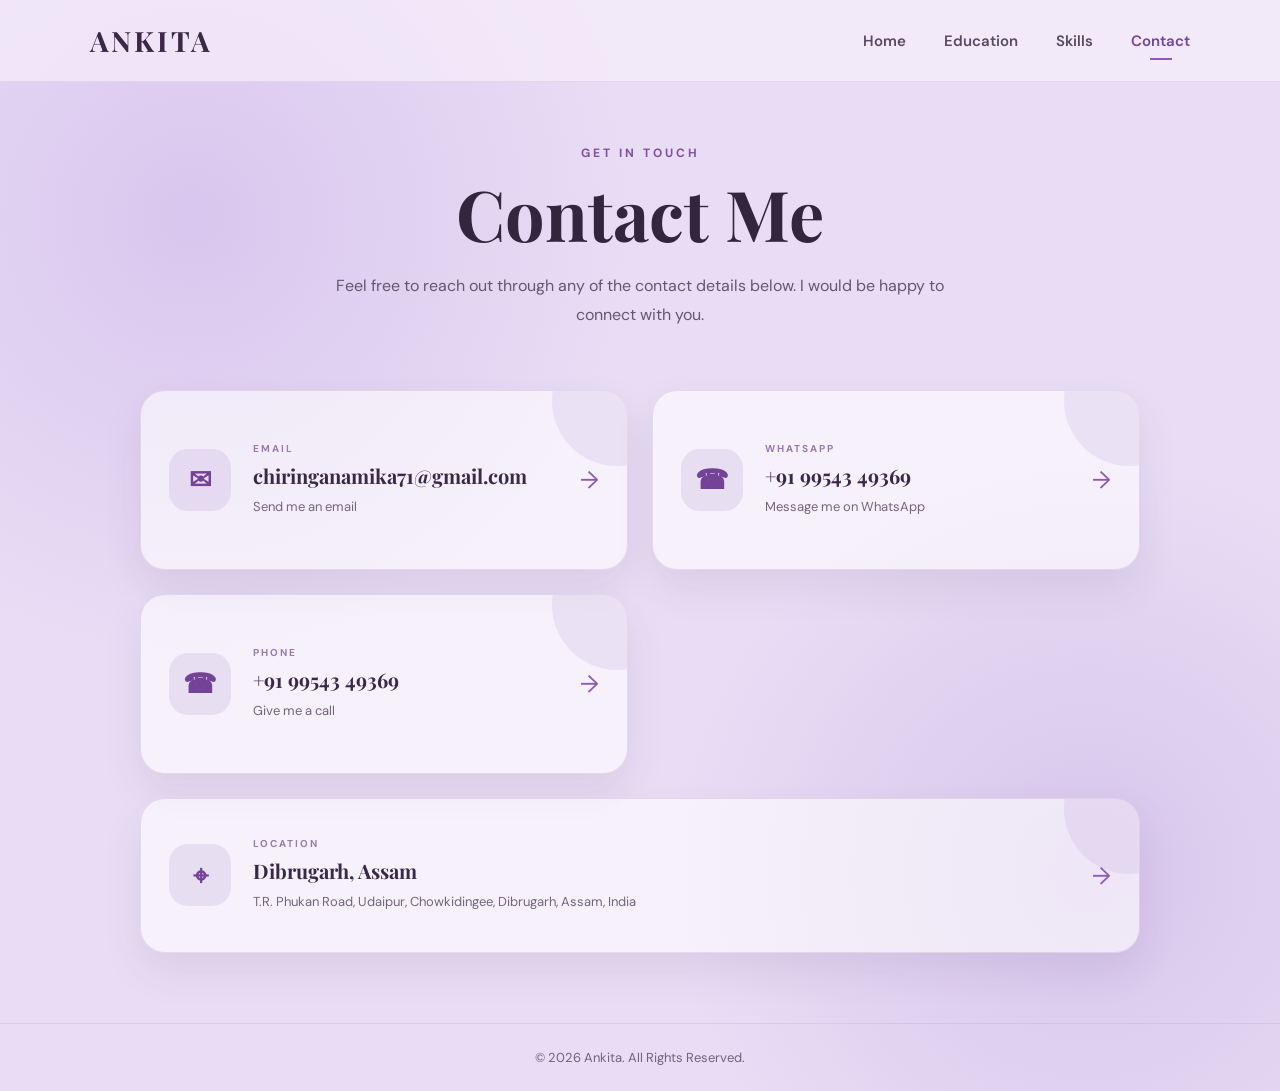
<file: portfolio/contact.html>
<!DOCTYPE html>
<html lang="en">

<head>
    <meta charset="UTF-8">
    <meta name="viewport" content="width=device-width, initial-scale=1.0">

    <title>Ankita | Contact</title>

    <link rel="stylesheet" href="../styles/contact.css">
</head>

<body>

    <!-- ================= NAVBAR ================= -->

    <header class="navbar">

        <div class="logo">
            ANKITA
        </div>

        <nav class="nav-links">

            <a href="home.html">
                Home
            </a>

            <a href="education.html">
                Education
            </a>

            <a href="skills.html">
                Skills
            </a>

            <a href="contact.html" class="active">
                Contact
            </a>

        </nav>

        <!-- Mobile Menu -->

        <div class="menu-btn" id="menuBtn">
            <span></span>
            <span></span>
            <span></span>
        </div>

    </header>


    <!-- ================= CONTACT SECTION ================= -->

    <main>

        <section class="contact-section">

            <!-- ================= HEADING ================= -->

            <div class="section-heading">

                <p class="small-title">
                    GET IN TOUCH
                </p>

                <h1>
                    Contact Me
                </h1>

                <p class="heading-description">
                    Feel free to reach out through any of the
                    contact details below. I would be happy to
                    connect with you.
                </p>

            </div>


            <!-- ================= CONTACT CARDS ================= -->

            <div class="contact-container">


                <!-- EMAIL -->

                <a
                    href="mailto:chiringanamika71@gmail.com"
                    class="contact-card"
                >

                    <div class="contact-icon">
                        ✉
                    </div>

                    <div class="contact-content">

                        <span>
                            EMAIL
                        </span>

                        <h2>
                            chiringanamika71@gmail.com
                        </h2>

                        <p>
                            Send me an email
                        </p>

                    </div>

                    <div class="arrow">
                        →
                    </div>

                </a>


                <!-- WHATSAPP -->

                <a
                    href="https://wa.me/919954349369"
                    target="_blank"
                    rel="noopener noreferrer"
                    class="contact-card"
                >

                    <div class="contact-icon">
                        ☎
                    </div>

                    <div class="contact-content">

                        <span>
                            WHATSAPP
                        </span>

                        <h2>
                            +91 99543 49369
                        </h2>

                        <p>
                            Message me on WhatsApp
                        </p>

                    </div>

                    <div class="arrow">
                        →
                    </div>

                </a>


                <!-- PHONE -->

                <a
                    href="tel:+919954349369"
                    class="contact-card"
                >

                    <div class="contact-icon">
                        ☎
                    </div>

                    <div class="contact-content">

                        <span>
                            PHONE
                        </span>

                        <h2>
                            +91 99543 49369
                        </h2>

                        <p>
                            Give me a call
                        </p>

                    </div>

                    <div class="arrow">
                        →
                    </div>

                </a>


                <!-- ADDRESS -->

                <a
                    href="https://www.google.com/maps/search/?api=1&query=T.R.+Phukan+Road%2C+Udaipur%2C+Chowkidingee%2C+Dibrugarh%2C+Assam%2C+India"
                    target="_blank"
                    rel="noopener noreferrer"
                    class="contact-card address-card"
                >

                    <div class="contact-icon">
                        ⌖
                    </div>

                    <div class="contact-content">

                        <span>
                            LOCATION
                        </span>

                        <h2>
                            Dibrugarh, Assam
                        </h2>

                        <p>
                            T.R. Phukan Road, Udaipur,
                            Chowkidingee, Dibrugarh,
                            Assam, India
                        </p>

                    </div>

                    <div class="arrow">
                        →
                    </div>

                </a>

            </div>

        </section>

    </main>


    <!-- ================= FOOTER ================= -->

    <footer class="footer">

        <p>
            © 2026 Ankita. All Rights Reserved.
        </p>

    </footer>


    <!-- ================= MOBILE NAVBAR ================= -->

    <script>

        const menuBtn =
            document.getElementById("menuBtn");

        const navLinks =
            document.querySelector(".nav-links");

        menuBtn.addEventListener("click", () => {

            navLinks.classList.toggle("show");

            menuBtn.classList.toggle("active");

        });

    </script>

</body>

</html>
</file>
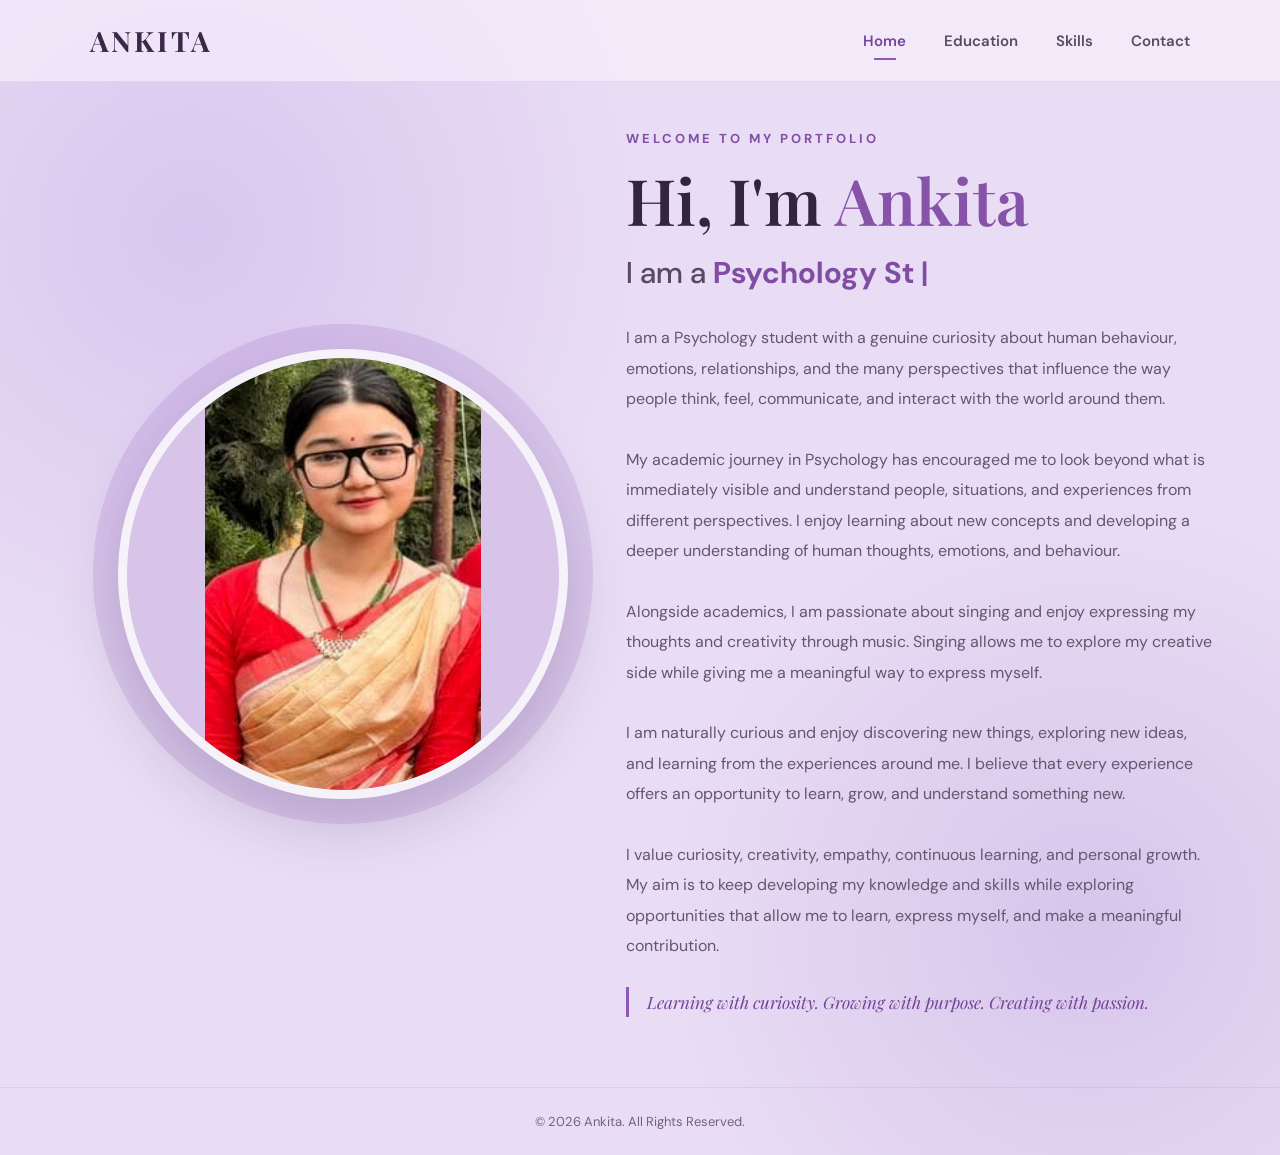
<file: portfolio/home.html>
<!DOCTYPE html>
<html lang="en">
<head>

    <meta charset="UTF-8">
    <meta name="viewport" content="width=device-width, initial-scale=1.0">

    <title>Ankita | Portfolio</title>

    <link rel="stylesheet" href="../styles/home.css">

</head>


<body>


    <!-- ================= NAVBAR ================= -->

    <header class="navbar">

        <div class="logo">
            ANKITA
        </div>


        <nav class="nav-links">

            <a href="home.html" class="active">
                Home
            </a>

            <a href="education.html">
                Education
            </a>

            <a href="skills.html">
                Skills
            </a>

            <a href="contact.html">
                Contact
            </a>

        </nav>


        <!-- ================= MOBILE MENU ================= -->

        <div class="menu-btn" id="menuBtn">

            <span></span>
            <span></span>
            <span></span>

        </div>

    </header>



    <!-- ================= HOME SECTION ================= -->

    <main>

        <section class="hero">


            <!-- ================= LEFT IMAGE ================= -->

            <div class="hero-image">

                <div class="image-frame">

                    <img
                        src="../images/WhatsApp Image 2026-07-16 at 20.18.09.jpeg"
                        alt="Ankita"
                    >

                </div>

            </div>



            <!-- ================= RIGHT CONTENT ================= -->

            <div class="hero-content">


                <p class="welcome">
                    WELCOME TO MY PORTFOLIO
                </p>


                <h1>
                    Hi, I'm
                    <span>Ankita</span>
                </h1>



                <!-- ================= TYPING EFFECT ================= -->

                <h2>

                    I am a
                    <span id="typing-text"></span>

                    <span class="cursor">
                        |
                    </span>

                </h2>



                <!-- ================= ABOUT / INTRODUCTION ================= -->

                <p class="intro-text">

    I am a Psychology student with a genuine curiosity about
    human behaviour, emotions, relationships, and the many
    perspectives that influence the way people think, feel,
    communicate, and interact with the world around them.

    <br><br>

    My academic journey in Psychology has encouraged me to
    look beyond what is immediately visible and understand
    people, situations, and experiences from different
    perspectives. I enjoy learning about new concepts and
    developing a deeper understanding of human thoughts,
    emotions, and behaviour.

    <br><br>

    Alongside academics, I am passionate about singing and
    enjoy expressing my thoughts and creativity through
    music. Singing allows me to explore my creative side
    while giving me a meaningful way to express myself.

    <br><br>

    I am naturally curious and enjoy discovering new things,
    exploring new ideas, and learning from the experiences
    around me. I believe that every experience offers an
    opportunity to learn, grow, and understand something new.

    <br><br>

    I value curiosity, creativity, empathy, continuous
    learning, and personal growth. My aim is to keep
    developing my knowledge and skills while exploring
    opportunities that allow me to learn, express myself,
    and make a meaningful contribution.

</p>



                <!-- ================= TAGLINE ================= -->

                <p class="tagline">

                    Learning with curiosity.
                    Growing with purpose.
                    Creating with passion.

                </p>


            </div>

        </section>

    </main>



    <!-- ================= FOOTER ================= -->

    <footer class="footer">

        <p>
            © 2026 Ankita. All Rights Reserved.
        </p>

    </footer>



    <!-- ================= TYPING EFFECT ================= -->

    <script>

        const words = [
            "Psychology Student",
            "Singer",
            "Curious Learner",
            "Explorer"
        ];


        const typingText =
            document.getElementById("typing-text");


        let wordIndex = 0;

        let charIndex = 0;

        let deleting = false;



        function typeEffect() {

            const currentWord =
                words[wordIndex];


            /* ================= TYPING ================= */

            if (!deleting) {

                typingText.textContent =
                    currentWord.substring(
                        0,
                        charIndex + 1
                    );

                charIndex++;


                /* Word completed */

                if (
                    charIndex ===
                    currentWord.length
                ) {

                    deleting = true;

                    setTimeout(
                        typeEffect,
                        1500
                    );

                    return;
                }

            }


            /* ================= DELETING ================= */

            else {

                typingText.textContent =
                    currentWord.substring(
                        0,
                        charIndex - 1
                    );

                charIndex--;


                /* Word deleted */

                if (charIndex === 0) {

                    deleting = false;

                    wordIndex =
                        (wordIndex + 1)
                        % words.length;

                }

            }


            setTimeout(
                typeEffect,
                deleting ? 60 : 100
            );

        }


        typeEffect();



        /* ================= MOBILE NAVBAR ================= */

        const menuBtn =
            document.getElementById("menuBtn");


        const navLinks =
            document.querySelector(".nav-links");


        menuBtn.addEventListener(
            "click",
            () => {

                navLinks.classList.toggle("show");

                menuBtn.classList.toggle("active");

            }
        );

    </script>


</body>

</html>
</file>
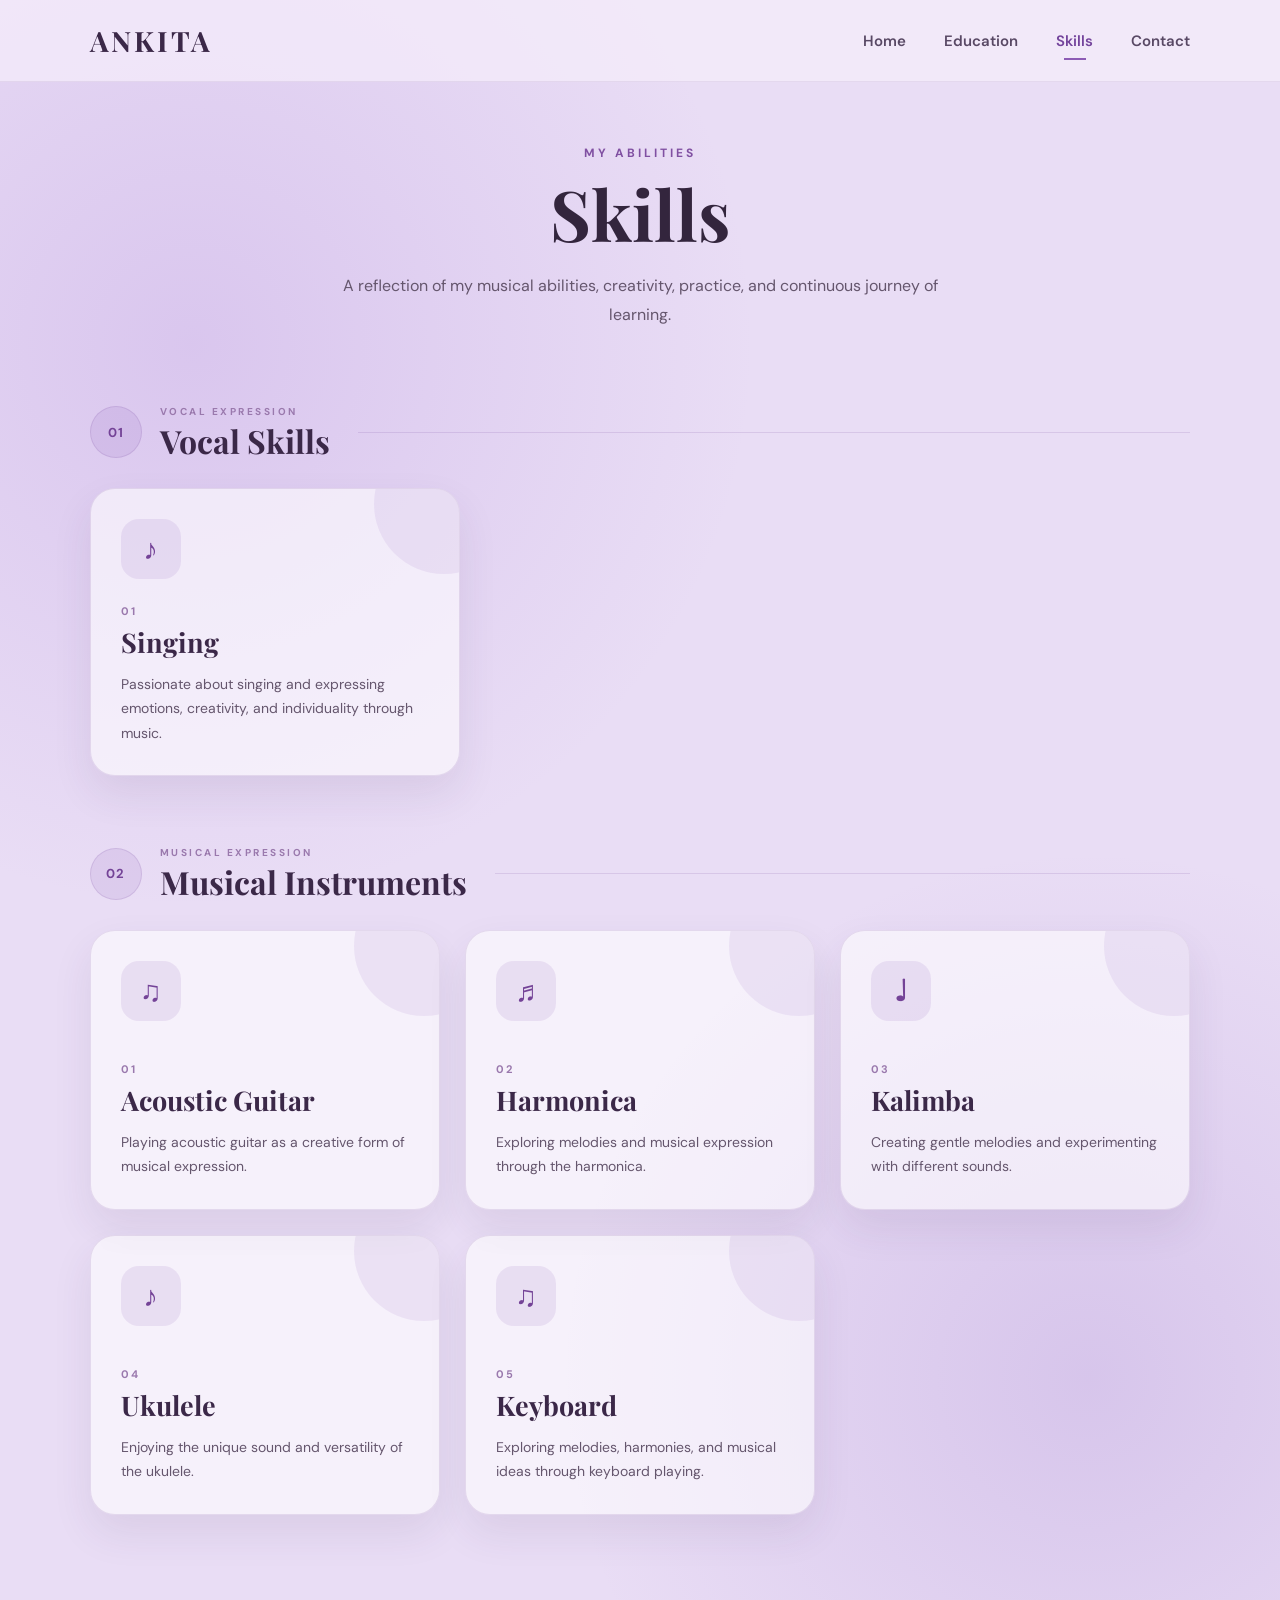
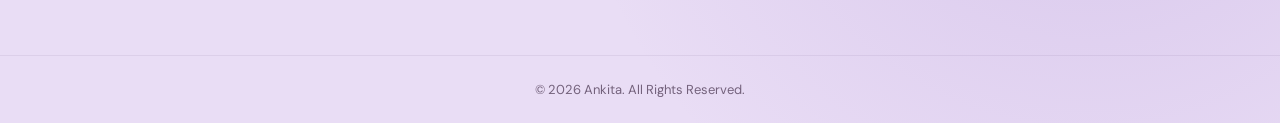
<file: portfolio/skills.html>
<!DOCTYPE html>
<html lang="en">

<head>
    <meta charset="UTF-8">
    <meta name="viewport" content="width=device-width, initial-scale=1.0">

    <title>Ankita | Skills</title>

    <link rel="stylesheet" href="../styles/skills.css">
</head>

<body>

    <!-- ================= NAVBAR ================= -->

    <header class="navbar">

        <div class="logo">
            ANKITA
        </div>

        <nav class="nav-links">

            <a href="home.html">
                Home
            </a>

            <a href="education.html">
                Education
            </a>

            <a href="skills.html" class="active">
                Skills
            </a>

            <a href="contact.html">
                Contact
            </a>

        </nav>

        <!-- Mobile Menu -->

        <div class="menu-btn" id="menuBtn">
            <span></span>
            <span></span>
            <span></span>
        </div>

    </header>


    <!-- ================= SKILLS SECTION ================= -->

    <main>

        <section class="skills-section">

            <!-- ================= HEADING ================= -->

            <div class="section-heading">

                <p class="small-title">
                    MY ABILITIES
                </p>

                <h1>
                    Skills
                </h1>

                <p class="heading-description">
                    A reflection of my musical abilities, creativity,
                    practice, and continuous journey of learning.
                </p>

            </div>


            <!-- ================= VOCAL SKILLS ================= -->

            <div class="skill-category">

                <div class="category-heading">

                    <span class="category-number">
                        01
                    </span>

                    <div>
                        <p class="category-label">
                            VOCAL EXPRESSION
                        </p>

                        <h2>
                            Vocal Skills
                        </h2>
                    </div>

                </div>


                <div class="skills-container single-skill">

                    <!-- Singing -->

                    <div class="skill-card">

                        <div class="skill-icon">
                            ♪
                        </div>

                        <div class="skill-content">

                            <span class="skill-number">
                                01
                            </span>

                            <h3>
                                Singing
                            </h3>

                            <p>
                                Passionate about singing and expressing
                                emotions, creativity, and individuality
                                through music.
                            </p>

                        </div>

                    </div>

                </div>

            </div>


            <!-- ================= INSTRUMENT SKILLS ================= -->

            <div class="skill-category">

                <div class="category-heading">

                    <span class="category-number">
                        02
                    </span>

                    <div>
                        <p class="category-label">
                            MUSICAL EXPRESSION
                        </p>

                        <h2>
                            Musical Instruments
                        </h2>
                    </div>

                </div>


                <div class="skills-container">

                    <!-- Acoustic Guitar -->

                    <div class="skill-card">

                        <div class="skill-icon">
                            ♫
                        </div>

                        <div class="skill-content">

                            <span class="skill-number">
                                01
                            </span>

                            <h3>
                                Acoustic Guitar
                            </h3>

                            <p>
                                Playing acoustic guitar as a creative
                                form of musical expression.
                            </p>

                        </div>

                    </div>


                    <!-- Harmonica -->

                    <div class="skill-card">

                        <div class="skill-icon">
                            ♬
                        </div>

                        <div class="skill-content">

                            <span class="skill-number">
                                02
                            </span>

                            <h3>
                                Harmonica
                            </h3>

                            <p>
                                Exploring melodies and musical
                                expression through the harmonica.
                            </p>

                        </div>

                    </div>


                    <!-- Kalimba -->

                    <div class="skill-card">

                        <div class="skill-icon">
                            ♩
                        </div>

                        <div class="skill-content">

                            <span class="skill-number">
                                03
                            </span>

                            <h3>
                                Kalimba
                            </h3>

                            <p>
                                Creating gentle melodies and
                                experimenting with different sounds.
                            </p>

                        </div>

                    </div>


                    <!-- Ukulele -->

                    <div class="skill-card">

                        <div class="skill-icon">
                            ♪
                        </div>

                        <div class="skill-content">

                            <span class="skill-number">
                                04
                            </span>

                            <h3>
                                Ukulele
                            </h3>

                            <p>
                                Enjoying the unique sound and
                                versatility of the ukulele.
                            </p>

                        </div>

                    </div>


                    <!-- Keyboard -->

                    <div class="skill-card">

                        <div class="skill-icon">
                            ♫
                        </div>

                        <div class="skill-content">

                            <span class="skill-number">
                                05
                            </span>

                            <h3>
                                Keyboard
                            </h3>

                            <p>
                                Exploring melodies, harmonies, and
                                musical ideas through keyboard playing.
                            </p>

                        </div>

                    </div>

                </div>

            </div>

        </section>

    </main>


    <!-- ================= FOOTER ================= -->

    <footer class="footer">

        <p>
            © 2026 Ankita. All Rights Reserved.
        </p>

    </footer>


    <!-- ================= MOBILE NAVBAR ================= -->

    <script>

        const menuBtn =
            document.getElementById("menuBtn");

        const navLinks =
            document.querySelector(".nav-links");

        menuBtn.addEventListener("click", () => {

            navLinks.classList.toggle("show");

            menuBtn.classList.toggle("active");

        });

    </script>

</body>

</html>
</file>
<file: styles/contact.css>
/* =========================================================
   ANKITA PORTFOLIO - CONTACT PAGE
========================================================= */

@import url('https://fonts.googleapis.com/css2?family=DM+Sans:wght@400;500;600;700&family=Playfair+Display:wght@500;600;700&display=swap');


/* =========================
   GLOBAL
========================= */

* {
    margin: 0;
    padding: 0;
    box-sizing: border-box;
}

html {
    scroll-behavior: smooth;
}

body {
    min-height: 100vh;

    font-family: 'DM Sans', sans-serif;

    background:
        radial-gradient(
            circle at 15% 20%,
            rgba(177, 139, 220, 0.28),
            transparent 32%
        ),
        radial-gradient(
            circle at 85% 80%,
            rgba(150, 112, 200, 0.22),
            transparent 30%
        ),
        #e9ddf5;

    color: #30243a;

    overflow-x: hidden;

    /* PAGE FADE-IN */
    animation: pageFadeIn 0.9s ease-out both;
}


/* =========================
   NAVBAR
========================= */

.navbar {
    width: 100%;
    height: 82px;

    display: flex;
    align-items: center;
    justify-content: space-between;

    padding: 0 7%;

    position: fixed;

    top: 0;
    left: 0;

    z-index: 1000;

    background: rgba(245, 237, 251, 0.72);

    backdrop-filter: blur(14px);
    -webkit-backdrop-filter: blur(14px);

    border-bottom:
        1px solid rgba(100, 65, 125, 0.10);
}


/* =========================
   LOGO
========================= */

.logo {
    font-family: 'Playfair Display', serif;

    font-size: 28px;

    font-weight: 700;

    letter-spacing: 3px;

    color: #3b2848;
}


/* =========================
   NAV LINKS
========================= */

.nav-links {
    display: flex;

    align-items: center;

    gap: 38px;
}

.nav-links a {
    position: relative;

    text-decoration: none;

    color: #594965;

    font-size: 15px;

    font-weight: 600;

    transition:
        color 0.3s ease,
        transform 0.3s ease;
}

.nav-links a::after {
    content: "";

    position: absolute;

    left: 50%;
    bottom: -9px;

    width: 0;
    height: 2px;

    background: #8d5bb5;

    transform: translateX(-50%);

    transition: width 0.3s ease;
}

.nav-links a:hover {
    color: #74449c;

    transform: translateY(-2px);
}

.nav-links a:hover::after,
.nav-links a.active::after {
    width: 22px;
}

.nav-links a.active {
    color: #74449c;
}


/* =========================
   MOBILE MENU
========================= */

.menu-btn {
    display: none;

    width: 32px;

    cursor: pointer;
}

.menu-btn span {
    display: block;

    width: 100%;
    height: 3px;

    margin: 5px 0;

    border-radius: 10px;

    background: #4b315a;

    transition: 0.3s ease;
}


/* =========================
   CONTACT SECTION
========================= */

.contact-section {
    min-height: 100vh;

    padding:
        145px 7%
        70px;
}


/* =========================
   SECTION HEADING
========================= */

.section-heading {
    max-width: 750px;

    margin:
        0 auto
        60px;

    text-align: center;

    animation:
        headingFade 0.9s ease-out 0.15s both;
}

.small-title {
    margin-bottom: 14px;

    font-size: 12px;

    font-weight: 700;

    letter-spacing: 3px;

    color: #8050a2;
}

.section-heading h1 {
    font-family:
        'Playfair Display',
        serif;

    font-size:
        clamp(48px, 6vw, 70px);

    line-height: 1.1;

    color: #33253d;
}

.heading-description {
    max-width: 650px;

    margin: 20px auto 0;

    font-size: 16px;

    line-height: 1.8;

    color: #65566d;
}


/* =========================
   CONTACT CONTAINER
========================= */

.contact-container {
    max-width: 1000px;

    margin: auto;

    display: grid;

    grid-template-columns:
        repeat(2, 1fr);

    gap: 24px;
}


/* =========================
   CONTACT CARD
========================= */

.contact-card {
    min-height: 180px;

    position: relative;

    display: flex;

    align-items: center;

    gap: 22px;

    padding: 28px;

    overflow: hidden;

    text-decoration: none;

    border-radius: 25px;

    background:
        rgba(255, 255, 255, 0.58);

    border:
        1px solid
        rgba(116, 67, 151, 0.14);

    box-shadow:
        0 18px 40px
        rgba(67, 39, 85, 0.09);

    backdrop-filter: blur(10px);

    transition:
        transform 0.4s ease,
        box-shadow 0.4s ease,
        border-color 0.4s ease;

    /* CARD FADE-IN */
    animation:
        cardFadeIn 0.8s ease-out both;
}


/* Staggered animation */

.contact-card:nth-child(1) {
    animation-delay: 0.25s;
}

.contact-card:nth-child(2) {
    animation-delay: 0.4s;
}

.contact-card:nth-child(3) {
    animation-delay: 0.55s;
}


/* Decorative circle */

.contact-card::before {
    content: "";

    position: absolute;

    width: 130px;
    height: 130px;

    right: -55px;
    top: -55px;

    border-radius: 50%;

    background:
        rgba(141, 91, 181, 0.10);

    transition:
        transform 0.5s ease;
}


/* Hover */

.contact-card:hover {
    transform: translateY(-7px);

    box-shadow:
        0 28px 55px
        rgba(67, 39, 85, 0.17);

    border-color:
        rgba(116, 67, 151, 0.25);
}

.contact-card:hover::before {
    transform: scale(1.4);
}


/* =========================
   CONTACT ICON
========================= */

.contact-icon {
    flex-shrink: 0;

    width: 62px;
    height: 62px;

    display: flex;

    align-items: center;
    justify-content: center;

    border-radius: 19px;

    background:
        rgba(141, 91, 181, 0.13);

    color: #744397;

    font-size: 27px;

    font-weight: 600;

    transition:
        transform 0.4s ease,
        background 0.4s ease;
}

.contact-card:hover .contact-icon {
    transform:
        scale(1.08)
        rotate(-4deg);

    background:
        rgba(141, 91, 181, 0.20);
}


/* =========================
   CONTACT CONTENT
========================= */

.contact-content {
    position: relative;

    z-index: 1;

    min-width: 0;
}

.contact-content span {
    display: block;

    margin-bottom: 7px;

    font-size: 10px;

    font-weight: 700;

    letter-spacing: 2px;

    color: #9a79ad;
}

.contact-content h2 {
    font-family:
        'Playfair Display',
        serif;

    font-size: 20px;

    line-height: 1.35;

    word-break: break-word;

    color: #3b2848;
}

.contact-content p {
    margin-top: 8px;

    font-size: 13px;

    line-height: 1.6;

    color: #75657c;
}


/* =========================
   ARROW
========================= */

.arrow {
    margin-left: auto;

    flex-shrink: 0;

    font-size: 24px;

    color: #8d5bb5;

    transition:
        transform 0.3s ease;
}

.contact-card:hover .arrow {
    transform:
        translateX(5px);
}


/* =========================
   ADDRESS CARD
========================= */

.address-card {
    grid-column:
        1 / -1;

    min-height: 155px;
}


/* =========================
   FOOTER
========================= */

.footer {
    padding: 25px;

    text-align: center;

    font-size: 13px;

    color: #74627c;

    border-top:
        1px solid
        rgba(85, 53, 105, 0.08);
}


/* =========================================================
   ANIMATIONS
========================================================= */

@keyframes pageFadeIn {

    from {
        opacity: 0;
    }

    to {
        opacity: 1;
    }
}


@keyframes headingFade {

    from {
        opacity: 0;

        transform:
            translateY(25px);
    }

    to {
        opacity: 1;

        transform:
            translateY(0);
    }
}


@keyframes cardFadeIn {

    from {
        opacity: 0;

        transform:
            translateY(30px);
    }

    to {
        opacity: 1;

        transform:
            translateY(0);
    }
}


/* =========================
   TABLET
========================= */

@media (max-width: 1000px) {

    .navbar {
        padding: 0 5%;
    }

    .nav-links {
        gap: 22px;
    }

    .contact-section {
        padding-left: 5%;
        padding-right: 5%;
    }

    .contact-container {
        gap: 20px;
    }
}


/* =========================
   MOBILE
========================= */

@media (max-width: 768px) {

    .navbar {
        height: 72px;

        padding: 0 6%;
    }

    .logo {
        font-size: 24px;
    }


    /* Mobile menu */

    .menu-btn {
        display: block;
    }

    .nav-links {
        position: absolute;

        top: 72px;

        left: 5%;
        right: 5%;

        display: none;

        flex-direction: column;

        gap: 22px;

        padding: 25px;

        border-radius: 20px;

        background:
            rgba(249, 243, 252, 0.96);

        backdrop-filter: blur(15px);

        box-shadow:
            0 20px 40px
            rgba(61, 35, 77, 0.12);
    }

    .nav-links.show {
        display: flex;
    }


    /* Contact */

    .contact-section {
        padding:
            115px 6%
            50px;
    }

    .section-heading {
        margin-bottom: 40px;
    }

    .section-heading h1 {
        font-size: 48px;
    }

    .heading-description {
        font-size: 15px;
    }


    /* Cards */

    .contact-container {
        grid-template-columns: 1fr;

        gap: 18px;
    }

    .address-card {
        grid-column: auto;
    }

    .contact-card {
        min-height: 155px;

        padding: 23px;
    }

    .contact-icon {
        width: 55px;
        height: 55px;

        font-size: 24px;
    }

    .contact-content h2 {
        font-size: 18px;
    }
}


/* =========================
   SMALL MOBILE
========================= */

@media (max-width: 450px) {

    .contact-section {
        padding-left: 5%;
        padding-right: 5%;
    }

    .section-heading h1 {
        font-size: 40px;
    }

    .heading-description {
        font-size: 14px;

        line-height: 1.7;
    }

    .contact-card {
        padding: 20px;

        gap: 15px;
    }

    .contact-icon {
        width: 50px;
        height: 50px;

        border-radius: 16px;

        font-size: 22px;
    }

    .contact-content h2 {
        font-size: 16px;
    }

    .contact-content p {
        font-size: 12px;
    }

    .arrow {
        font-size: 20px;
    }
}
</file>
<file: styles/home.css>
/* =========================================================
   ANKITA PORTFOLIO - HOME PAGE
   ========================================================= */

@import url('https://fonts.googleapis.com/css2?family=DM+Sans:wght@400;500;600;700&family=Playfair+Display:wght@500;600;700&display=swap');


/* =========================
   GLOBAL
   ========================= */

* {
    margin: 0;
    padding: 0;
    box-sizing: border-box;
}

html {
    scroll-behavior: smooth;
}

body {
    min-height: 100vh;

    font-family: 'DM Sans', sans-serif;

    background:
        radial-gradient(
            circle at 15% 20%,
            rgba(177, 139, 220, 0.28),
            transparent 32%
        ),
        radial-gradient(
            circle at 85% 80%,
            rgba(150, 112, 200, 0.22),
            transparent 30%
        ),
        #e9ddf5;

    color: #30243a;

    overflow-x: hidden;

    /* Page opening animation */
    animation: pageFadeIn 0.9s ease-out both;
}


/* =========================
   PAGE FADE-IN
   ========================= */

@keyframes pageFadeIn {

    from {
        opacity: 0;
        transform: translateY(12px);
    }

    to {
        opacity: 1;
        transform: translateY(0);
    }

}


/* =========================
   NAVBAR
   ========================= */

.navbar {
    width: 100%;
    height: 82px;

    display: flex;
    align-items: center;
    justify-content: space-between;

    padding: 0 7%;

    position: fixed;
    top: 0;
    left: 0;

    z-index: 1000;

    background: rgba(245, 237, 251, 0.72);

    backdrop-filter: blur(14px);
    -webkit-backdrop-filter: blur(14px);

    border-bottom:
        1px solid rgba(100, 65, 125, 0.10);
}


/* =========================
   LOGO
   ========================= */

.logo {
    font-family: 'Playfair Display', serif;

    font-size: 28px;
    font-weight: 700;

    letter-spacing: 3px;

    color: #3b2848;
}


/* =========================
   NAV LINKS
   ========================= */

.nav-links {
    display: flex;
    align-items: center;

    gap: 38px;
}

.nav-links a {
    position: relative;

    text-decoration: none;

    color: #594965;

    font-size: 15px;
    font-weight: 600;

    transition:
        color 0.3s ease,
        transform 0.3s ease;
}

.nav-links a::after {
    content: "";

    position: absolute;

    left: 50%;
    bottom: -9px;

    width: 0;
    height: 2px;

    background: #8d5bb5;

    transform: translateX(-50%);

    transition: width 0.3s ease;
}

.nav-links a:hover {
    color: #74449c;

    transform: translateY(-2px);
}

.nav-links a:hover::after,
.nav-links a.active::after {
    width: 22px;
}

.nav-links a.active {
    color: #74449c;
}


/* =========================
   MOBILE MENU
   ========================= */

.menu-btn {
    display: none;

    width: 32px;

    cursor: pointer;
}

.menu-btn span {
    display: block;

    width: 100%;
    height: 3px;

    margin: 5px 0;

    border-radius: 10px;

    background: #4b315a;

    transition: 0.3s ease;
}


/* =========================
   HERO
   ========================= */

.hero {
    min-height: 100vh;

    display: grid;

    grid-template-columns: 46% 54%;

    align-items: center;

    gap: 30px;

    padding: 130px 7% 70px;
}


/* =========================
   LEFT IMAGE
   ========================= */

.hero-image {
    display: flex;

    justify-content: center;
    align-items: center;

    position: relative;

    min-height: 500px;
}


/* Soft decorative circle */

.hero-image::before {
    content: "";

    position: absolute;

    width: 500px;
    height: 500px;

    border-radius: 50%;

    background: rgba(150, 103, 194, 0.18);

    z-index: 0;

    animation: floating 5s ease-in-out infinite;
}


/* =========================
   CIRCULAR PHOTO
   ========================= */

.image-frame {
    width: 450px;
    height: 450px;

    position: relative;

    z-index: 1;

    display: flex;

    align-items: center;
    justify-content: center;

    overflow: hidden;

    border-radius: 50%;

    background: #d8c4e8;

    border: 9px solid rgba(255, 255, 255, 0.78);

    box-shadow:
        0 25px 60px rgba(67, 39, 85, 0.22);

    transition:
        transform 0.5s ease,
        box-shadow 0.5s ease;
}

.image-frame:hover {
    transform: translateY(-8px);

    box-shadow:
        0 35px 75px rgba(67, 39, 85, 0.30);
}


/* =========================
   FULL PHOTO
   ========================= */

.image-frame img {
    width: 100%;
    height: 100%;

    display: block;

    object-fit: contain;

    object-position: center;

    border-radius: 50%;

    background: #d8c4e8;

    transition: transform 0.6s ease;
}

.image-frame:hover img {
    transform: scale(1.02);
}


/* =========================
   RIGHT CONTENT
   ========================= */

.hero-content {
    max-width: 650px;

    animation: contentReveal 1s ease forwards;
}


/* =========================
   WELCOME
   ========================= */

.welcome {
    margin-bottom: 18px;

    font-size: 13px;

    font-weight: 700;

    letter-spacing: 3px;

    color: #8050a2;
}


/* =========================
   MAIN HEADING
   ========================= */

.hero-content h1 {
    font-family: 'Playfair Display', serif;

    font-size: clamp(48px, 5vw, 76px);

    line-height: 1.1;

    font-weight: 600;

    color: #33253d;
}

.hero-content h1 span {
    color: #8753a8;
}


/* =========================
   TYPING HEADING
   ========================= */

.hero-content h2 {
    margin-top: 18px;

    min-height: 45px;

    font-size: clamp(22px, 2.5vw, 30px);

    font-weight: 500;

    color: #594764;
}

#typing-text {
    color: #814da3;

    font-weight: 700;
}


/* =========================
   CURSOR
   ========================= */

.cursor {
    color: #814da3;

    font-weight: 600;

    animation: blink 0.8s infinite;
}


/* =========================
   INTRODUCTION
   ========================= */

.intro-text {
    max-width: 590px;

    margin-top: 25px;

    font-size: 16px;

    line-height: 1.9;

    color: #65566d;
}


/* =========================
   TAGLINE
   ========================= */

.tagline {
    max-width: 590px;

    margin-top: 25px;

    padding-left: 18px;

    border-left: 3px solid #8d5bb5;

    font-family: 'Playfair Display', serif;

    font-size: 17px;

    font-style: italic;

    line-height: 1.8;

    color: #744397;
}


/* =========================
   FOOTER
   ========================= */

.footer {
    padding: 25px;

    text-align: center;

    font-size: 13px;

    color: #74627c;

    border-top:
        1px solid rgba(85, 53, 105, 0.08);
}


/* =========================
   ANIMATIONS
   ========================= */

@keyframes blink {

    0%,
    45% {
        opacity: 1;
    }

    50%,
    100% {
        opacity: 0;
    }
}

@keyframes floating {

    0%,
    100% {
        transform: translateY(0);
    }

    50% {
        transform: translateY(-15px);
    }
}

@keyframes contentReveal {

    from {
        opacity: 0;

        transform: translateX(35px);
    }

    to {
        opacity: 1;

        transform: translateX(0);
    }
}


/* =========================
   TABLET
   ========================= */

@media (max-width: 1100px) {

    .navbar {
        padding: 0 5%;
    }

    .nav-links {
        gap: 22px;
    }

    .hero {
        grid-template-columns: 45% 55%;

        padding-left: 5%;
        padding-right: 5%;
    }

    .image-frame {
        width: 380px;
        height: 380px;
    }

    .hero-image::before {
        width: 420px;
        height: 420px;
    }

    .hero-content h1 {
        font-size: 55px;
    }
}


/* =========================
   MOBILE
   ========================= */

@media (max-width: 768px) {

    .navbar {
        height: 72px;

        padding: 0 6%;
    }

    .logo {
        font-size: 24px;
    }


    /* Mobile menu */

    .menu-btn {
        display: block;
    }

    .nav-links {
        position: absolute;

        top: 72px;

        left: 5%;
        right: 5%;

        display: none;

        flex-direction: column;

        gap: 22px;

        padding: 25px;

        border-radius: 20px;

        background: rgba(249, 243, 252, 0.96);

        backdrop-filter: blur(15px);

        box-shadow:
            0 20px 40px rgba(61, 35, 77, 0.12);
    }

    .nav-links.show {
        display: flex;
    }

    .nav-links a {
        font-size: 15px;
    }


    /* Hero */

    .hero {
        min-height: auto;

        grid-template-columns: 1fr;

        text-align: center;

        gap: 55px;

        padding:
            120px 6%
            55px;
    }


    /* Image */

    .hero-image {
        order: 1;

        min-height: 370px;
    }

    .hero-content {
        order: 2;

        max-width: 100%;
    }


    /* Circular photo */

    .image-frame {
        width: 330px;
        height: 330px;

        border-width: 7px;
    }

    .hero-image::before {
        width: 370px;
        height: 370px;
    }


    /* Content */

    .welcome {
        font-size: 11px;

        letter-spacing: 2px;
    }

    .hero-content h1 {
        font-size: 48px;
    }

    .hero-content h2 {
        font-size: 23px;
    }

    .intro-text {
        font-size: 15px;

        line-height: 1.8;
    }

    .tagline {
        margin-left: auto;
        margin-right: auto;

        font-size: 16px;

        text-align: left;
    }
}


/* =========================
   SMALL MOBILE
   ========================= */

@media (max-width: 450px) {

    .hero {
        padding-left: 5%;
        padding-right: 5%;
    }


    /* Smaller circular photo */

    .image-frame {
        width: 285px;
        height: 285px;

        border-width: 6px;
    }

    .hero-image {
        min-height: 320px;
    }

    .hero-image::before {
        width: 315px;
        height: 315px;
    }


    /* Content */

    .hero-content h1 {
        font-size: 40px;
    }

    .hero-content h2 {
        font-size: 20px;
    }

    .intro-text {
        font-size: 14px;

        line-height: 1.8;
    }

    .tagline {
        font-size: 15px;
    }
}
</file>
<file: styles/skills.css>
/* =========================================================
   ANKITA PORTFOLIO - SKILLS PAGE
   ========================================================= */

@import url('https://fonts.googleapis.com/css2?family=DM+Sans:wght@400;500;600;700&family=Playfair+Display:wght@500;600;700&display=swap');


/* =========================
   GLOBAL
   ========================= */

* {
    margin: 0;
    padding: 0;
    box-sizing: border-box;
}

html {
    scroll-behavior: smooth;
}

body {
    min-height: 100vh;

    font-family: 'DM Sans', sans-serif;

    background:
        radial-gradient(
            circle at 15% 20%,
            rgba(177, 139, 220, 0.28),
            transparent 32%
        ),
        radial-gradient(
            circle at 85% 80%,
            rgba(150, 112, 200, 0.22),
            transparent 30%
        ),
        #e9ddf5;

    color: #30243a;

    overflow-x: hidden;

    /* PAGE FADE IN */
    opacity: 0;
    animation: pageFadeIn 0.9s ease forwards;
}


/* =========================
   NAVBAR
   ========================= */

.navbar {
    width: 100%;
    height: 82px;

    display: flex;
    align-items: center;
    justify-content: space-between;

    padding: 0 7%;

    position: fixed;

    top: 0;
    left: 0;

    z-index: 1000;

    background: rgba(245, 237, 251, 0.72);

    backdrop-filter: blur(14px);
    -webkit-backdrop-filter: blur(14px);

    border-bottom:
        1px solid rgba(100, 65, 125, 0.10);
}


/* =========================
   LOGO
   ========================= */

.logo {
    font-family: 'Playfair Display', serif;

    font-size: 28px;

    font-weight: 700;

    letter-spacing: 3px;

    color: #3b2848;
}


/* =========================
   NAV LINKS
   ========================= */

.nav-links {
    display: flex;

    align-items: center;

    gap: 38px;
}

.nav-links a {
    position: relative;

    text-decoration: none;

    color: #594965;

    font-size: 15px;

    font-weight: 600;

    transition:
        color 0.3s ease,
        transform 0.3s ease;
}

.nav-links a::after {
    content: "";

    position: absolute;

    left: 50%;

    bottom: -9px;

    width: 0;

    height: 2px;

    background: #8d5bb5;

    transform: translateX(-50%);

    transition: width 0.3s ease;
}

.nav-links a:hover {
    color: #74449c;

    transform: translateY(-2px);
}

.nav-links a:hover::after,
.nav-links a.active::after {
    width: 22px;
}

.nav-links a.active {
    color: #74449c;
}


/* =========================
   MOBILE MENU
   ========================= */

.menu-btn {
    display: none;

    width: 32px;

    cursor: pointer;
}

.menu-btn span {
    display: block;

    width: 100%;

    height: 3px;

    margin: 5px 0;

    border-radius: 10px;

    background: #4b315a;

    transition: 0.3s ease;
}


/* =========================
   SKILLS SECTION
   ========================= */

.skills-section {
    min-height: 100vh;

    padding:
        145px 7%
        70px;
}


/* =========================
   SECTION HEADING
   ========================= */

.section-heading {
    max-width: 750px;

    margin:
        0 auto
        75px;

    text-align: center;

    animation: contentFadeUp 0.9s ease 0.15s both;
}

.small-title {
    margin-bottom: 14px;

    font-size: 12px;

    font-weight: 700;

    letter-spacing: 3px;

    color: #8050a2;
}

.section-heading h1 {
    font-family: 'Playfair Display', serif;

    font-size: clamp(48px, 6vw, 70px);

    line-height: 1.1;

    color: #33253d;
}

.heading-description {
    max-width: 650px;

    margin: 20px auto 0;

    font-size: 16px;

    line-height: 1.8;

    color: #65566d;
}


/* =========================
   SKILL CATEGORY
   ========================= */

.skill-category {
    max-width: 1150px;

    margin: 0 auto 70px;

    animation: contentFadeUp 0.9s ease 0.3s both;
}


/* =========================
   CATEGORY HEADING
   ========================= */

.category-heading {
    display: flex;

    align-items: center;

    gap: 18px;

    margin-bottom: 28px;
}

.category-number {
    width: 52px;

    height: 52px;

    display: flex;

    align-items: center;

    justify-content: center;

    flex-shrink: 0;

    border-radius: 50%;

    background:
        rgba(141, 91, 181, 0.13);

    color: #744397;

    font-size: 13px;

    font-weight: 700;

    letter-spacing: 1px;

    border:
        1px solid rgba(116, 67, 151, 0.15);
}

.category-label {
    margin-bottom: 4px;

    font-size: 10px;

    font-weight: 700;

    letter-spacing: 2.5px;

    color: #9a79ad;
}

.category-heading h2 {
    font-family: 'Playfair Display', serif;

    font-size: 32px;

    line-height: 1.2;

    color: #3b2848;
}

.category-heading::after {
    content: "";

    flex: 1;

    height: 1px;

    margin-left: 10px;

    background:
        rgba(116, 67, 151, 0.15);
}


/* =========================
   SKILLS GRID
   ========================= */

.skills-container {
    width: 100%;

    display: grid;

    grid-template-columns:
        repeat(3, 1fr);

    gap: 25px;
}


/* =========================
   SINGLE SKILL
   ========================= */

.single-skill {
    grid-template-columns:
        minmax(280px, 370px);
}


/* =========================
   SKILL CARD
   ========================= */

.skill-card {
    position: relative;

    min-height: 280px;

    padding: 30px;

    display: flex;

    flex-direction: column;

    justify-content: space-between;

    overflow: hidden;

    border-radius: 25px;

    background:
        rgba(255, 255, 255, 0.58);

    border:
        1px solid rgba(116, 67, 151, 0.14);

    box-shadow:
        0 18px 40px
        rgba(67, 39, 85, 0.09);

    backdrop-filter: blur(10px);

    transition:
        transform 0.4s ease,
        box-shadow 0.4s ease,
        border-color 0.4s ease;
}

.skill-card:hover {
    transform: translateY(-8px);

    box-shadow:
        0 28px 55px
        rgba(67, 39, 85, 0.17);

    border-color:
        rgba(116, 67, 151, 0.25);
}


/* =========================
   CARD DECORATION
   ========================= */

.skill-card::before {
    content: "";

    position: absolute;

    width: 140px;

    height: 140px;

    right: -55px;

    top: -55px;

    border-radius: 50%;

    background:
        rgba(141, 91, 181, 0.10);

    transition:
        transform 0.5s ease;
}

.skill-card:hover::before {
    transform: scale(1.25);
}


/* =========================
   ICON
   ========================= */

.skill-icon {
    width: 60px;

    height: 60px;

    display: flex;

    align-items: center;

    justify-content: center;

    border-radius: 18px;

    background:
        rgba(141, 91, 181, 0.13);

    color: #744397;

    font-size: 29px;

    font-weight: 600;

    position: relative;

    z-index: 1;

    transition:
        transform 0.4s ease,
        background 0.4s ease;
}

.skill-card:hover .skill-icon {
    transform:
        rotate(-5deg)
        scale(1.08);

    background:
        rgba(141, 91, 181, 0.20);
}


/* =========================
   CONTENT
   ========================= */

.skill-content {
    margin-top: 25px;

    position: relative;

    z-index: 1;
}

.skill-number {
    display: block;

    margin-bottom: 8px;

    font-size: 11px;

    font-weight: 700;

    letter-spacing: 2px;

    color: #9a79ad;
}

.skill-content h3 {
    font-family:
        'Playfair Display',
        serif;

    font-size: 27px;

    line-height: 1.25;

    color: #3b2848;
}

.skill-content p {
    margin-top: 12px;

    font-size: 14px;

    line-height: 1.75;

    color: #65566d;
}


/* =========================
   CLOSING TEXT
   ========================= */

.skills-footer-text {
    max-width: 700px;

    margin: 20px auto 0;

    padding: 28px 35px;

    text-align: center;

    border-radius: 22px;

    background:
        rgba(255, 255, 255, 0.38);

    border:
        1px solid rgba(116, 67, 151, 0.12);

    color: #65566d;

    font-size: 15px;

    line-height: 1.8;

    animation: contentFadeUp 0.9s ease 0.5s both;
}

.skills-footer-text span {
    color: #744397;

    font-weight: 700;
}


/* =========================
   FOOTER
   ========================= */

.footer {
    padding: 25px;

    text-align: center;

    font-size: 13px;

    color: #74627c;

    border-top:
        1px solid
        rgba(85, 53, 105, 0.08);
}


/* =========================================================
   PAGE LOAD ANIMATIONS
   ========================================================= */

@keyframes pageFadeIn {

    from {
        opacity: 0;
    }

    to {
        opacity: 1;
    }
}

@keyframes contentFadeUp {

    from {
        opacity: 0;

        transform: translateY(25px);
    }

    to {
        opacity: 1;

        transform: translateY(0);
    }
}


/* =========================
   TABLET
   ========================= */

@media (max-width: 1000px) {

    .navbar {
        padding: 0 5%;
    }

    .nav-links {
        gap: 22px;
    }

    .skills-section {
        padding-left: 5%;

        padding-right: 5%;
    }

    .skills-container {
        grid-template-columns:
            repeat(2, 1fr);
    }

    .single-skill {
        grid-template-columns:
            minmax(280px, 1fr);
    }

    .category-heading h2 {
        font-size: 29px;
    }
}


/* =========================
   MOBILE
   ========================= */

@media (max-width: 768px) {

    .navbar {
        height: 72px;

        padding: 0 6%;
    }

    .logo {
        font-size: 24px;
    }


    /* Mobile menu */

    .menu-btn {
        display: block;
    }

    .nav-links {
        position: absolute;

        top: 72px;

        left: 5%;

        right: 5%;

        display: none;

        flex-direction: column;

        gap: 22px;

        padding: 25px;

        border-radius: 20px;

        background:
            rgba(249, 243, 252, 0.96);

        backdrop-filter: blur(15px);

        box-shadow:
            0 20px 40px
            rgba(61, 35, 77, 0.12);
    }

    .nav-links.show {
        display: flex;
    }


    /* Skills */

    .skills-section {
        padding:
            115px 6%
            50px;
    }

    .section-heading {
        margin-bottom: 50px;
    }

    .section-heading h1 {
        font-size: 48px;
    }

    .heading-description {
        font-size: 15px;
    }


    /* Category */

    .skill-category {
        margin-bottom: 55px;
    }

    .category-heading {
        gap: 14px;

        margin-bottom: 24px;
    }

    .category-number {
        width: 45px;

        height: 45px;

        font-size: 11px;
    }

    .category-heading h2 {
        font-size: 27px;
    }

    .category-label {
        font-size: 9px;
    }

    .category-heading::after {
        display: none;
    }


    /* Cards */

    .skills-container {
        grid-template-columns: 1fr;

        gap: 22px;
    }

    .single-skill {
        grid-template-columns: 1fr;
    }

    .skill-card {
        min-height: 245px;

        padding: 27px;
    }

    .skill-content h3 {
        font-size: 25px;
    }


    /* Closing text */

    .skills-footer-text {
        padding: 25px 22px;

        font-size: 14px;
    }
}


/* =========================
   SMALL MOBILE
   ========================= */

@media (max-width: 450px) {

    .skills-section {
        padding-left: 5%;

        padding-right: 5%;
    }

    .section-heading h1 {
        font-size: 40px;
    }

    .heading-description {
        font-size: 14px;

        line-height: 1.7;
    }


    /* Category */

    .category-heading {
        align-items: flex-start;
    }

    .category-number {
        width: 40px;

        height: 40px;

        font-size: 10px;
    }

    .category-heading h2 {
        font-size: 23px;
    }


    /* Cards */

    .skill-card {
        min-height: 230px;

        padding: 23px;
    }

    .skill-icon {
        width: 52px;

        height: 52px;

        font-size: 24px;
    }

    .skill-content h3 {
        font-size: 22px;
    }

    .skill-content p {
        font-size: 14px;
    }


    /* Closing */

    .skills-footer-text {
        font-size: 13px;

        padding: 22px 18px;
    }
}


/* =========================
   REDUCED MOTION
   ========================= */

@media (prefers-reduced-motion: reduce) {

    html {
        scroll-behavior: auto;
    }

    body,
    .section-heading,
    .skill-category,
    .skills-footer-text {
        animation: none;
        opacity: 1;
    }

    .skill-card,
    .skill-icon {
        transition: none;
    }
}
</file>
